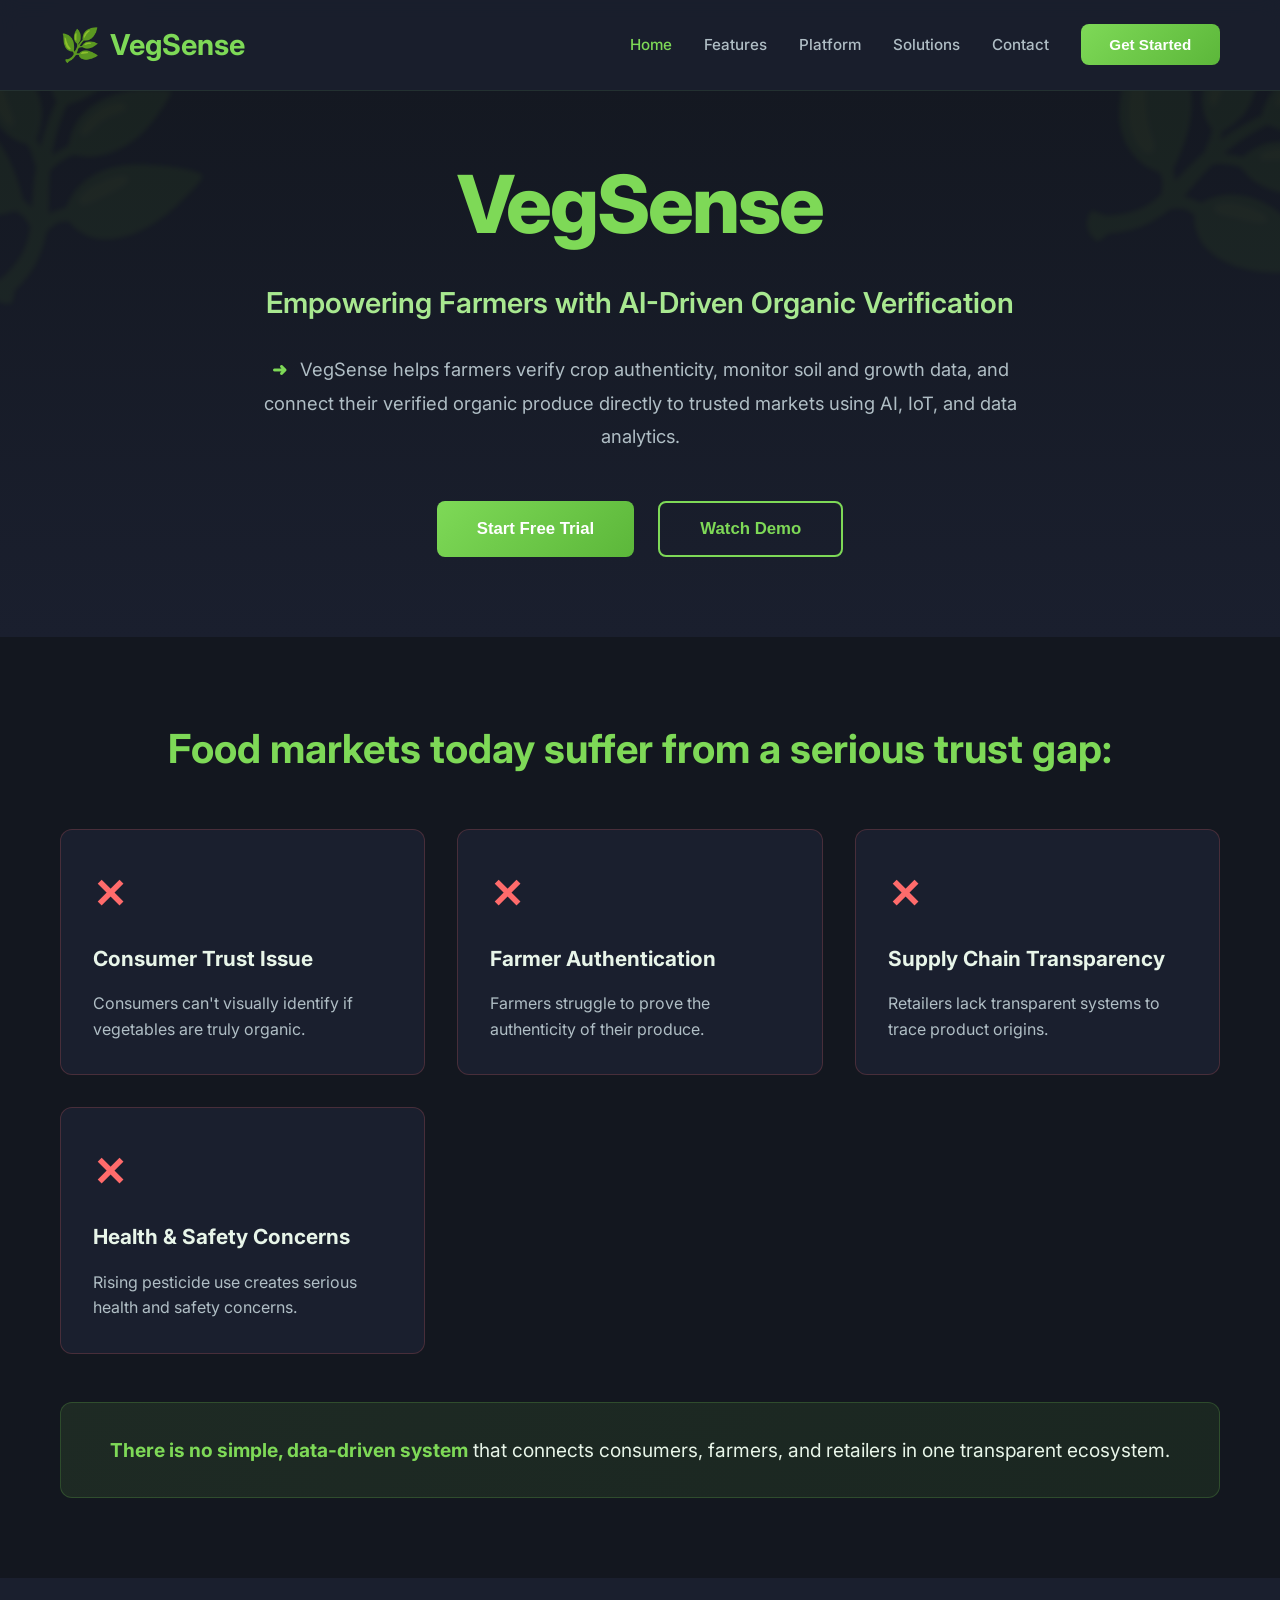
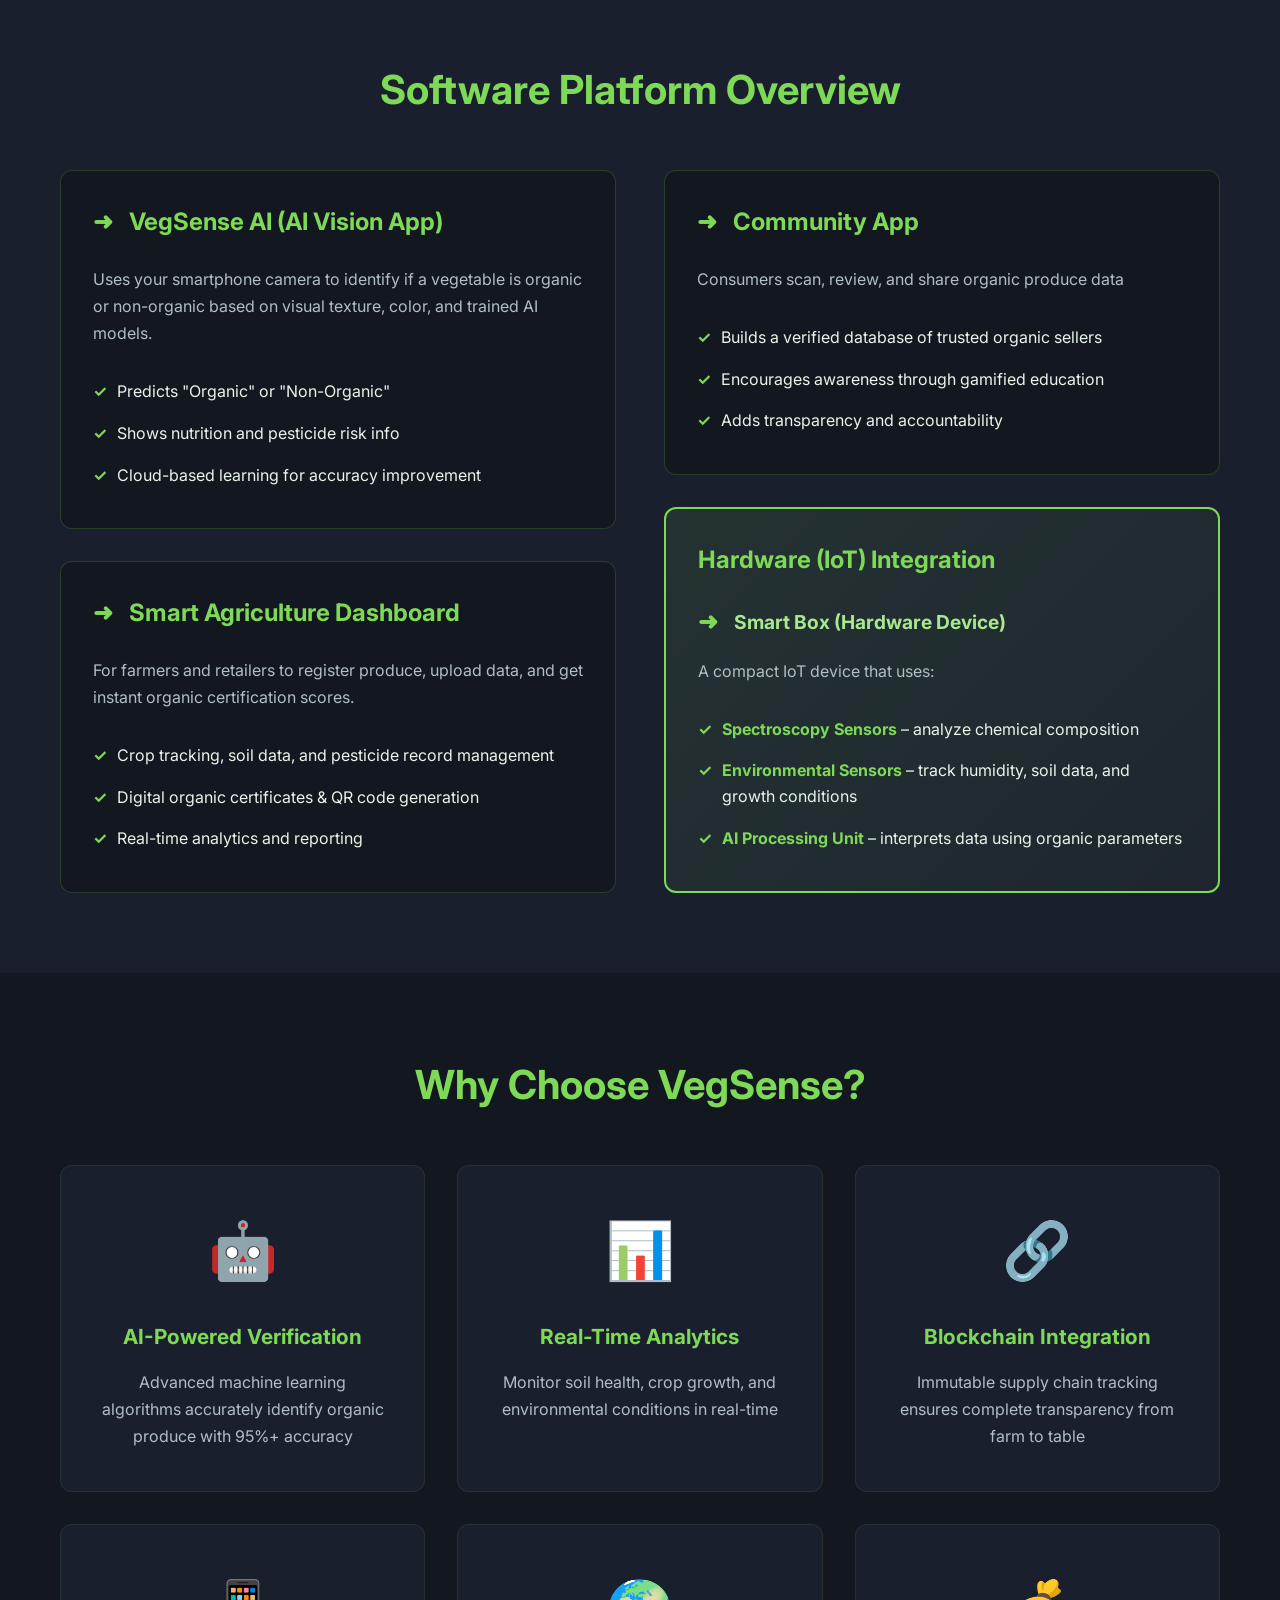
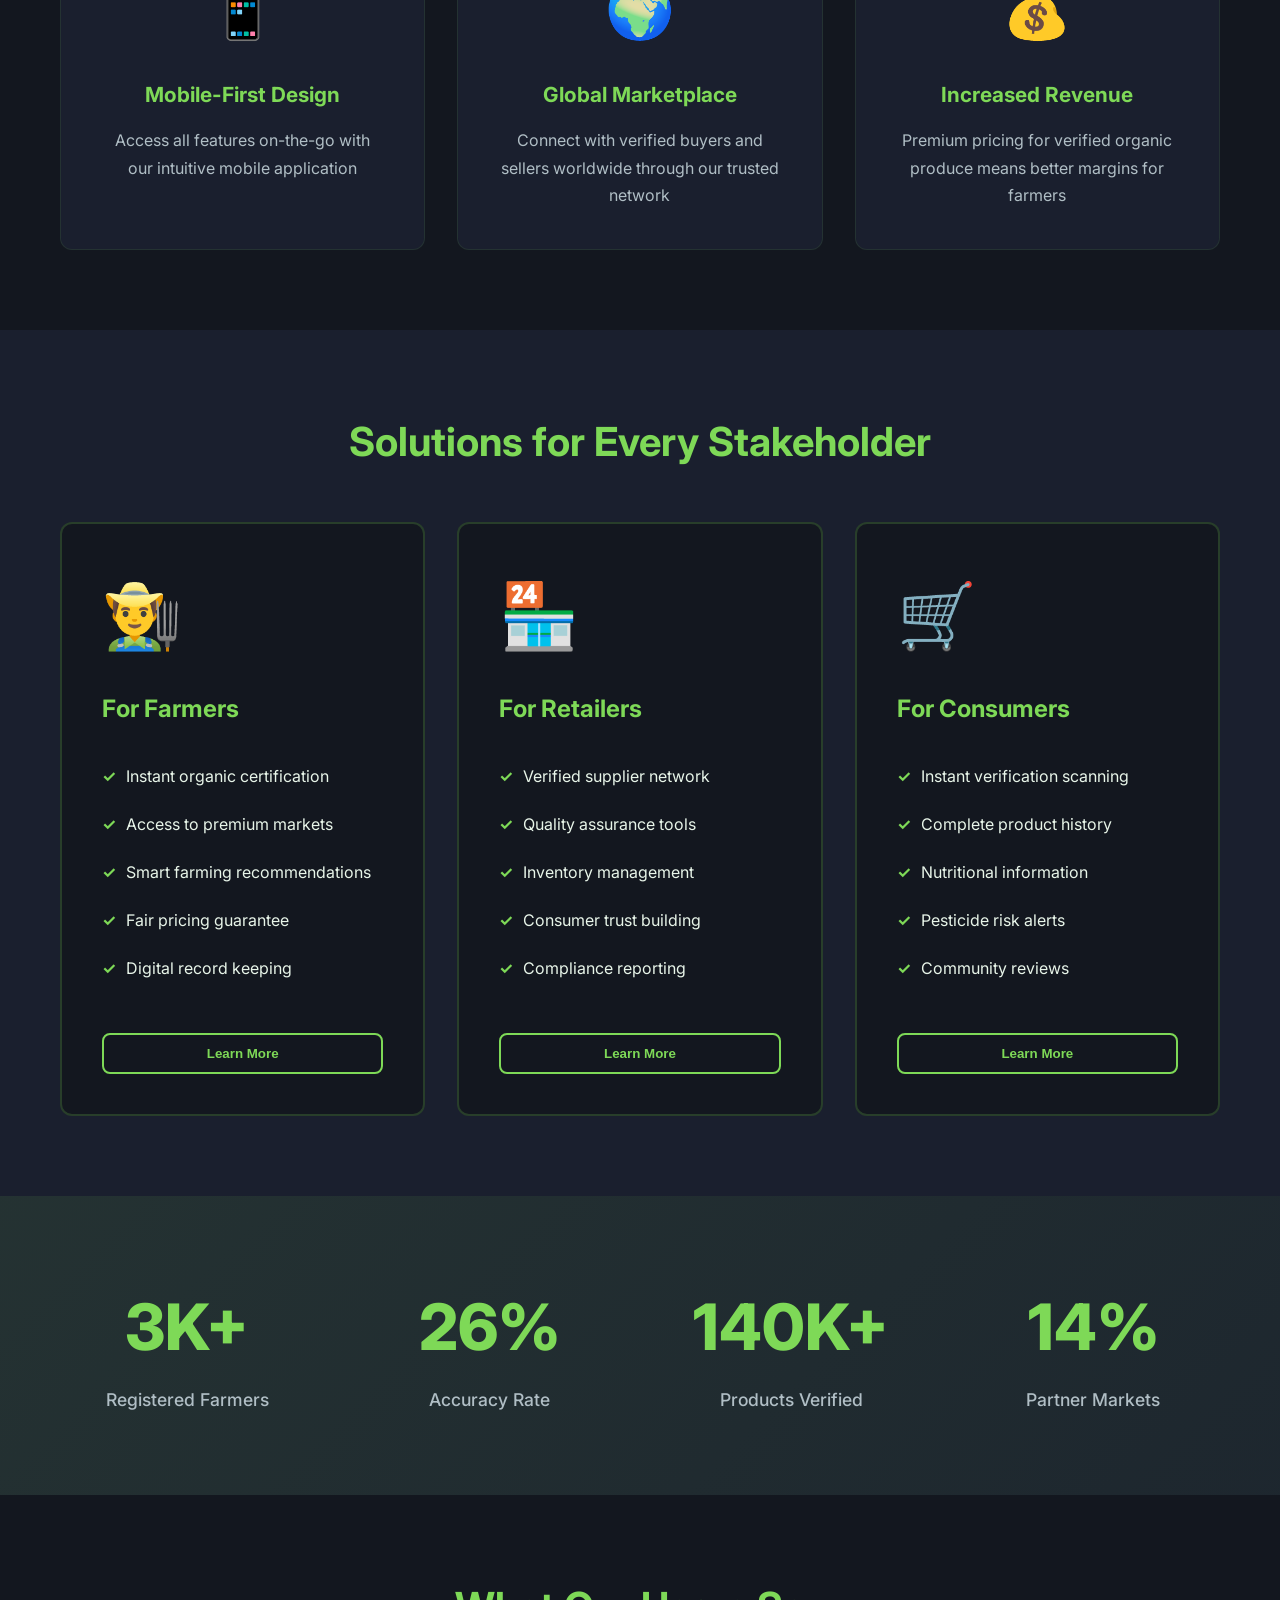
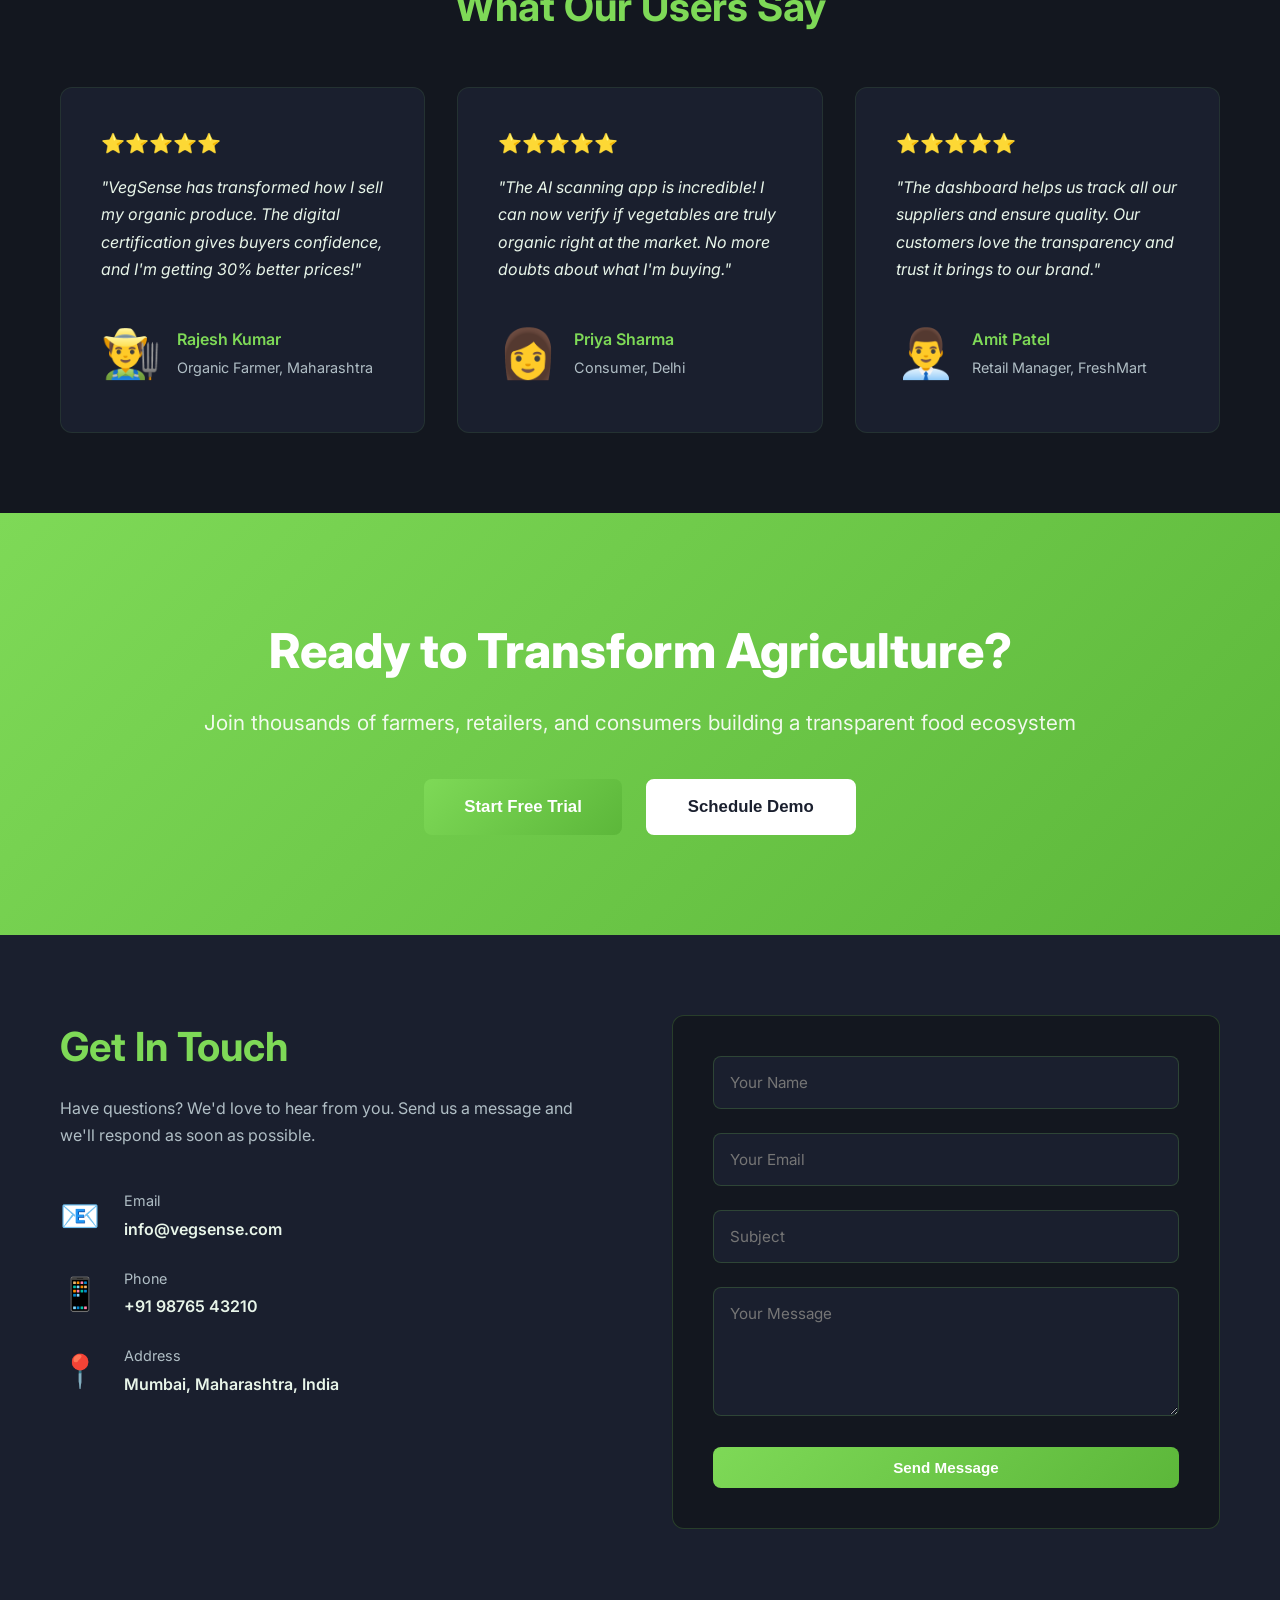
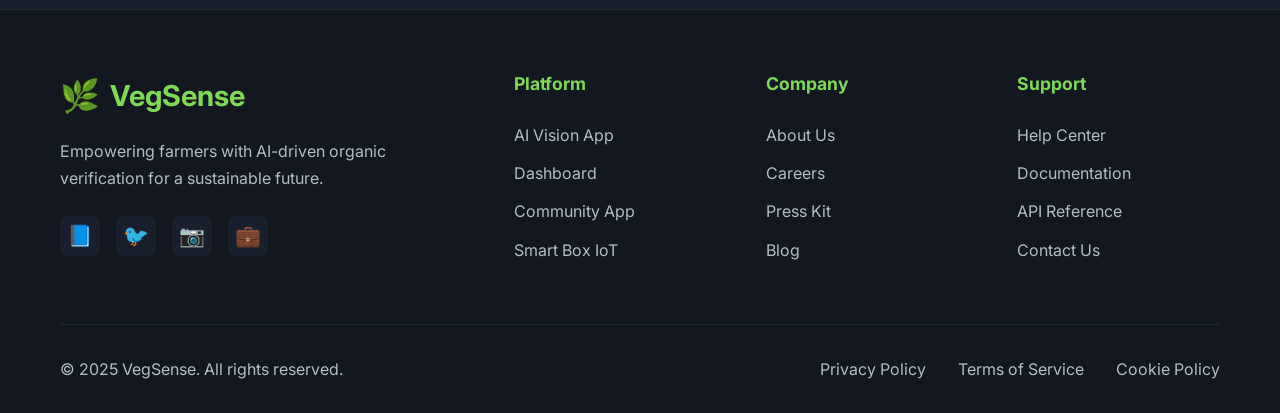
<file: index.html>
<!DOCTYPE html>
<html lang="en">
<head>
    <meta charset="UTF-8">
    <meta name="viewport" content="width=device-width, initial-scale=1.0">
    <title>VegSense - Empowering Farmers with AI-Driven Organic Verification</title>
    <link rel="stylesheet" href="styles.css">
    <link rel="preconnect" href="https://fonts.googleapis.com">
    <link rel="preconnect" href="https://fonts.gstatic.com" crossorigin>
    <link href="https://fonts.googleapis.com/css2?family=Inter:wght@300;400;500;600;700;800&display=swap" rel="stylesheet">
</head>
<body>
    <!-- Navigation -->
    <nav class="navbar">
        <div class="container">
            <div class="nav-wrapper">
                <div class="logo">
                    <span class="logo-icon">🌿</span>
                    <span class="logo-text">VegSense</span>
                </div>
                <div class="nav-links">
                    <a href="#home">Home</a>
                    <a href="#features">Features</a>
                    <a href="#platform">Platform</a>
                    <a href="#solutions">Solutions</a>
                    <a href="#contact">Contact</a>
                    <button class="btn-primary">Get Started</button>
                </div>
                <div class="mobile-menu-toggle">
                    <span></span>
                    <span></span>
                    <span></span>
                </div>
            </div>
        </div>
    </nav>

    <!-- Hero Section -->
    <section id="home" class="hero">
        <div class="hero-bg-elements">
            <div class="leaf-decoration leaf-left">🌿</div>
            <div class="leaf-decoration leaf-right">🌿</div>
        </div>
        <div class="container">
            <div class="hero-content">
                <h1 class="hero-title">VegSense</h1>
                <h2 class="hero-subtitle">Empowering Farmers with AI-Driven Organic Verification</h2>
                <p class="hero-description">
                    <span class="icon">➜</span> VegSense helps farmers verify crop authenticity, monitor soil and growth data, 
                    and connect their verified organic produce directly to trusted markets using AI, IoT, and data analytics.
                </p>
                <div class="hero-buttons">
                    <button class="btn-primary btn-large">Start Free Trial</button>
                    <button class="btn-secondary btn-large">Watch Demo</button>
                </div>
            </div>
        </div>
    </section>

    <!-- Problem Statement -->
    <section class="problem-section">
        <div class="container">
            <h2 class="section-title">Food markets today suffer from a serious trust gap:</h2>
            <div class="problem-grid">
                <div class="problem-card">
                    <div class="problem-icon">✕</div>
                    <h3>Consumer Trust Issue</h3>
                    <p>Consumers can't visually identify if vegetables are truly organic.</p>
                </div>
                <div class="problem-card">
                    <div class="problem-icon">✕</div>
                    <h3>Farmer Authentication</h3>
                    <p>Farmers struggle to prove the authenticity of their produce.</p>
                </div>
                <div class="problem-card">
                    <div class="problem-icon">✕</div>
                    <h3>Supply Chain Transparency</h3>
                    <p>Retailers lack transparent systems to trace product origins.</p>
                </div>
                <div class="problem-card">
                    <div class="problem-icon">✕</div>
                    <h3>Health & Safety Concerns</h3>
                    <p>Rising pesticide use creates serious health and safety concerns.</p>
                </div>
            </div>
            <div class="problem-conclusion">
                <p><strong>There is no simple, data-driven system</strong> that connects consumers, farmers, and retailers in one transparent ecosystem.</p>
            </div>
        </div>
    </section>

    <!-- Platform Overview -->
    <section id="platform" class="platform-section">
        <div class="container">
            <h2 class="section-title">Software Platform Overview</h2>
            <div class="platform-grid">
                <!-- Left Column -->
                <div class="platform-column">
                    <div class="platform-feature">
                        <div class="feature-header">
                            <span class="feature-arrow">➜</span>
                            <h3>VegSense AI (AI Vision App)</h3>
                        </div>
                        <div class="feature-content">
                            <p class="feature-description">Uses your smartphone camera to identify if a vegetable is organic or non-organic based on visual texture, color, and trained AI models.</p>
                            <ul class="feature-list">
                                <li>Predicts "Organic" or "Non-Organic"</li>
                                <li>Shows nutrition and pesticide risk info</li>
                                <li>Cloud-based learning for accuracy improvement</li>
                            </ul>
                        </div>
                    </div>

                    <div class="platform-feature">
                        <div class="feature-header">
                            <span class="feature-arrow">➜</span>
                            <h3>Smart Agriculture Dashboard</h3>
                        </div>
                        <div class="feature-content">
                            <p class="feature-description">For farmers and retailers to register produce, upload data, and get instant organic certification scores.</p>
                            <ul class="feature-list">
                                <li>Crop tracking, soil data, and pesticide record management</li>
                                <li>Digital organic certificates & QR code generation</li>
                                <li>Real-time analytics and reporting</li>
                            </ul>
                        </div>
                    </div>
                </div>

                <!-- Right Column -->
                <div class="platform-column">
                    <div class="platform-feature">
                        <div class="feature-header">
                            <span class="feature-arrow">➜</span>
                            <h3>Community App</h3>
                        </div>
                        <div class="feature-content">
                            <p class="feature-description">Consumers scan, review, and share organic produce data</p>
                            <ul class="feature-list">
                                <li>Builds a verified database of trusted organic sellers</li>
                                <li>Encourages awareness through gamified education</li>
                                <li>Adds transparency and accountability</li>
                            </ul>
                        </div>
                    </div>

                    <div class="platform-feature highlight-feature">
                        <div class="feature-header">
                            <h3 class="iot-title">Hardware (IoT) Integration</h3>
                        </div>
                        <div class="feature-content">
                            <div class="iot-device">
                                <span class="feature-arrow">➜</span>
                                <h4>Smart Box (Hardware Device)</h4>
                            </div>
                            <p class="feature-description">A compact IoT device that uses:</p>
                            <ul class="feature-list">
                                <li><strong>Spectroscopy Sensors</strong> – analyze chemical composition</li>
                                <li><strong>Environmental Sensors</strong> – track humidity, soil data, and growth conditions</li>
                                <li><strong>AI Processing Unit</strong> – interprets data using organic parameters</li>
                            </ul>
                        </div>
                    </div>
                </div>
            </div>
        </div>
    </section>

    <!-- Features Section -->
    <section id="features" class="features-section">
        <div class="container">
            <h2 class="section-title">Why Choose VegSense?</h2>
            <div class="features-grid">
                <div class="feature-card">
                    <div class="feature-icon">🤖</div>
                    <h3>AI-Powered Verification</h3>
                    <p>Advanced machine learning algorithms accurately identify organic produce with 95%+ accuracy</p>
                </div>
                <div class="feature-card">
                    <div class="feature-icon">📊</div>
                    <h3>Real-Time Analytics</h3>
                    <p>Monitor soil health, crop growth, and environmental conditions in real-time</p>
                </div>
                <div class="feature-card">
                    <div class="feature-icon">🔗</div>
                    <h3>Blockchain Integration</h3>
                    <p>Immutable supply chain tracking ensures complete transparency from farm to table</p>
                </div>
                <div class="feature-card">
                    <div class="feature-icon">📱</div>
                    <h3>Mobile-First Design</h3>
                    <p>Access all features on-the-go with our intuitive mobile application</p>
                </div>
                <div class="feature-card">
                    <div class="feature-icon">🌍</div>
                    <h3>Global Marketplace</h3>
                    <p>Connect with verified buyers and sellers worldwide through our trusted network</p>
                </div>
                <div class="feature-card">
                    <div class="feature-icon">💰</div>
                    <h3>Increased Revenue</h3>
                    <p>Premium pricing for verified organic produce means better margins for farmers</p>
                </div>
            </div>
        </div>
    </section>

    <!-- Solutions Section -->
    <section id="solutions" class="solutions-section">
        <div class="container">
            <h2 class="section-title">Solutions for Every Stakeholder</h2>
            <div class="solutions-grid">
                <div class="solution-card">
                    <div class="solution-icon">👨‍🌾</div>
                    <h3>For Farmers</h3>
                    <ul>
                        <li>Instant organic certification</li>
                        <li>Access to premium markets</li>
                        <li>Smart farming recommendations</li>
                        <li>Fair pricing guarantee</li>
                        <li>Digital record keeping</li>
                    </ul>
                    <button class="btn-outline">Learn More</button>
                </div>
                <div class="solution-card">
                    <div class="solution-icon">🏪</div>
                    <h3>For Retailers</h3>
                    <ul>
                        <li>Verified supplier network</li>
                        <li>Quality assurance tools</li>
                        <li>Inventory management</li>
                        <li>Consumer trust building</li>
                        <li>Compliance reporting</li>
                    </ul>
                    <button class="btn-outline">Learn More</button>
                </div>
                <div class="solution-card">
                    <div class="solution-icon">🛒</div>
                    <h3>For Consumers</h3>
                    <ul>
                        <li>Instant verification scanning</li>
                        <li>Complete product history</li>
                        <li>Nutritional information</li>
                        <li>Pesticide risk alerts</li>
                        <li>Community reviews</li>
                    </ul>
                    <button class="btn-outline">Learn More</button>
                </div>
            </div>
        </div>
    </section>

    <!-- Stats Section -->
    <section class="stats-section">
        <div class="container">
            <div class="stats-grid">
                <div class="stat-card">
                    <div class="stat-number">10K+</div>
                    <div class="stat-label">Registered Farmers</div>
                </div>
                <div class="stat-card">
                    <div class="stat-number">95%</div>
                    <div class="stat-label">Accuracy Rate</div>
                </div>
                <div class="stat-card">
                    <div class="stat-number">500K+</div>
                    <div class="stat-label">Products Verified</div>
                </div>
                <div class="stat-card">
                    <div class="stat-number">50+</div>
                    <div class="stat-label">Partner Markets</div>
                </div>
            </div>
        </div>
    </section>

    <!-- Testimonials -->
    <section class="testimonials-section">
        <div class="container">
            <h2 class="section-title">What Our Users Say</h2>
            <div class="testimonials-grid">
                <div class="testimonial-card">
                    <div class="testimonial-stars">⭐⭐⭐⭐⭐</div>
                    <p class="testimonial-text">"VegSense has transformed how I sell my organic produce. The digital certification gives buyers confidence, and I'm getting 30% better prices!"</p>
                    <div class="testimonial-author">
                        <div class="author-avatar">👨‍🌾</div>
                        <div>
                            <div class="author-name">Rajesh Kumar</div>
                            <div class="author-title">Organic Farmer, Maharashtra</div>
                        </div>
                    </div>
                </div>
                <div class="testimonial-card">
                    <div class="testimonial-stars">⭐⭐⭐⭐⭐</div>
                    <p class="testimonial-text">"The AI scanning app is incredible! I can now verify if vegetables are truly organic right at the market. No more doubts about what I'm buying."</p>
                    <div class="testimonial-author">
                        <div class="author-avatar">👩</div>
                        <div>
                            <div class="author-name">Priya Sharma</div>
                            <div class="author-title">Consumer, Delhi</div>
                        </div>
                    </div>
                </div>
                <div class="testimonial-card">
                    <div class="testimonial-stars">⭐⭐⭐⭐⭐</div>
                    <p class="testimonial-text">"The dashboard helps us track all our suppliers and ensure quality. Our customers love the transparency and trust it brings to our brand."</p>
                    <div class="testimonial-author">
                        <div class="author-avatar">👨‍💼</div>
                        <div>
                            <div class="author-name">Amit Patel</div>
                            <div class="author-title">Retail Manager, FreshMart</div>
                        </div>
                    </div>
                </div>
            </div>
        </div>
    </section>

    <!-- CTA Section -->
    <section class="cta-section">
        <div class="container">
            <div class="cta-content">
                <h2>Ready to Transform Agriculture?</h2>
                <p>Join thousands of farmers, retailers, and consumers building a transparent food ecosystem</p>
                <div class="cta-buttons">
                    <button class="btn-primary btn-large">Start Free Trial</button>
                    <button class="btn-secondary-white btn-large">Schedule Demo</button>
                </div>
            </div>
        </div>
    </section>

    <!-- Contact Section -->
    <section id="contact" class="contact-section">
        <div class="container">
            <div class="contact-grid">
                <div class="contact-info">
                    <h2>Get In Touch</h2>
                    <p>Have questions? We'd love to hear from you. Send us a message and we'll respond as soon as possible.</p>
                    <div class="contact-details">
                        <div class="contact-item">
                            <div class="contact-icon">📧</div>
                            <div>
                                <div class="contact-label">Email</div>
                                <div class="contact-value">info@vegsense.com</div>
                            </div>
                        </div>
                        <div class="contact-item">
                            <div class="contact-icon">📱</div>
                            <div>
                                <div class="contact-label">Phone</div>
                                <div class="contact-value">+91 98765 43210</div>
                            </div>
                        </div>
                        <div class="contact-item">
                            <div class="contact-icon">📍</div>
                            <div>
                                <div class="contact-label">Address</div>
                                <div class="contact-value">Mumbai, Maharashtra, India</div>
                            </div>
                        </div>
                    </div>
                </div>
                <div class="contact-form">
                    <form>
                        <div class="form-group">
                            <input type="text" placeholder="Your Name" required>
                        </div>
                        <div class="form-group">
                            <input type="email" placeholder="Your Email" required>
                        </div>
                        <div class="form-group">
                            <input type="text" placeholder="Subject">
                        </div>
                        <div class="form-group">
                            <textarea placeholder="Your Message" rows="5" required></textarea>
                        </div>
                        <button type="submit" class="btn-primary btn-full">Send Message</button>
                    </form>
                </div>
            </div>
        </div>
    </section>

    <!-- Footer -->
    <footer class="footer">
        <div class="container">
            <div class="footer-grid">
                <div class="footer-column">
                    <div class="footer-logo">
                        <span class="logo-icon">🌿</span>
                        <span class="logo-text">VegSense</span>
                    </div>
                    <p>Empowering farmers with AI-driven organic verification for a sustainable future.</p>
                    <div class="social-links">
                        <a href="#" class="social-link">📘</a>
                        <a href="#" class="social-link">🐦</a>
                        <a href="#" class="social-link">📷</a>
                        <a href="#" class="social-link">💼</a>
                    </div>
                </div>
                <div class="footer-column">
                    <h4>Platform</h4>
                    <ul>
                        <li><a href="#">AI Vision App</a></li>
                        <li><a href="#">Dashboard</a></li>
                        <li><a href="#">Community App</a></li>
                        <li><a href="#">Smart Box IoT</a></li>
                    </ul>
                </div>
                <div class="footer-column">
                    <h4>Company</h4>
                    <ul>
                        <li><a href="#">About Us</a></li>
                        <li><a href="#">Careers</a></li>
                        <li><a href="#">Press Kit</a></li>
                        <li><a href="#">Blog</a></li>
                    </ul>
                </div>
                <div class="footer-column">
                    <h4>Support</h4>
                    <ul>
                        <li><a href="#">Help Center</a></li>
                        <li><a href="#">Documentation</a></li>
                        <li><a href="#">API Reference</a></li>
                        <li><a href="#">Contact Us</a></li>
                    </ul>
                </div>
            </div>
            <div class="footer-bottom">
                <p>&copy; 2025 VegSense. All rights reserved.</p>
                <div class="footer-links">
                    <a href="#">Privacy Policy</a>
                    <a href="#">Terms of Service</a>
                    <a href="#">Cookie Policy</a>
                </div>
            </div>
        </div>
    </footer>

    <script src="script.js"></script>
</body>
</html>
</file>
<file: styles.css>
/* Reset and Base Styles */
* {
    margin: 0;
    padding: 0;
    box-sizing: border-box;
}

:root {
    --primary-green: #7ED957;
    --dark-green: #5CB73A;
    --light-green: #A8E890;
    --dark-bg: #1a1f2e;
    --darker-bg: #13171f;
    --text-light: #e8f5e9;
    --text-gray: #b0bec5;
    --red-accent: #ff6b6b;
    --white: #ffffff;
    --gradient-green: linear-gradient(135deg, #7ED957 0%, #5CB73A 100%);
}

body {
    font-family: 'Inter', -apple-system, BlinkMacSystemFont, 'Segoe UI', sans-serif;
    background-color: var(--dark-bg);
    color: var(--text-light);
    line-height: 1.6;
    overflow-x: hidden;
}

.container {
    max-width: 1200px;
    margin: 0 auto;
    padding: 0 20px;
}

/* Navigation */
.navbar {
    background-color: rgba(26, 31, 46, 0.95);
    backdrop-filter: blur(10px);
    position: fixed;
    width: 100%;
    top: 0;
    z-index: 1000;
    border-bottom: 1px solid rgba(126, 217, 87, 0.1);
}

.nav-wrapper {
    display: flex;
    justify-content: space-between;
    align-items: center;
    padding: 1.2rem 0;
}

.logo {
    display: flex;
    align-items: center;
    gap: 10px;
    font-size: 1.8rem;
    font-weight: 700;
    color: var(--primary-green);
}

.logo-icon {
    font-size: 2rem;
}

.nav-links {
    display: flex;
    align-items: center;
    gap: 2rem;
}

.nav-links a {
    color: var(--text-gray);
    text-decoration: none;
    font-weight: 500;
    transition: color 0.3s ease;
    font-size: 0.95rem;
}

.nav-links a:hover {
    color: var(--primary-green);
}

.mobile-menu-toggle {
    display: none;
    flex-direction: column;
    gap: 5px;
    cursor: pointer;
}

.mobile-menu-toggle span {
    width: 25px;
    height: 3px;
    background: var(--primary-green);
    border-radius: 2px;
    transition: all 0.3s ease;
}

/* Buttons */
.btn-primary {
    background: var(--gradient-green);
    color: var(--white);
    border: none;
    padding: 0.75rem 1.8rem;
    border-radius: 8px;
    font-weight: 600;
    cursor: pointer;
    transition: all 0.3s ease;
    font-size: 0.95rem;
}

.btn-primary:hover {
    transform: translateY(-2px);
    box-shadow: 0 10px 25px rgba(126, 217, 87, 0.3);
}

.btn-secondary {
    background: transparent;
    color: var(--primary-green);
    border: 2px solid var(--primary-green);
    padding: 0.75rem 1.8rem;
    border-radius: 8px;
    font-weight: 600;
    cursor: pointer;
    transition: all 0.3s ease;
    font-size: 0.95rem;
}

.btn-secondary:hover {
    background: var(--primary-green);
    color: var(--dark-bg);
}

.btn-secondary-white {
    background: var(--white);
    color: var(--dark-bg);
    border: 2px solid var(--white);
    padding: 0.75rem 1.8rem;
    border-radius: 8px;
    font-weight: 600;
    cursor: pointer;
    transition: all 0.3s ease;
    font-size: 0.95rem;
}

.btn-secondary-white:hover {
    background: transparent;
    color: var(--white);
}

.btn-large {
    padding: 1rem 2.5rem;
    font-size: 1.05rem;
}

.btn-outline {
    background: transparent;
    color: var(--primary-green);
    border: 2px solid var(--primary-green);
    padding: 0.7rem 1.5rem;
    border-radius: 8px;
    font-weight: 600;
    cursor: pointer;
    transition: all 0.3s ease;
    width: 100%;
    margin-top: 1rem;
}

.btn-outline:hover {
    background: var(--primary-green);
    color: var(--dark-bg);
}

.btn-full {
    width: 100%;
}

/* Hero Section */
.hero {
    padding: 140px 0 80px;
    position: relative;
    background: linear-gradient(180deg, var(--darker-bg) 0%, var(--dark-bg) 100%);
}

.hero-bg-elements {
    position: absolute;
    width: 100%;
    height: 100%;
    top: 0;
    left: 0;
    overflow: hidden;
    pointer-events: none;
}

.leaf-decoration {
    position: absolute;
    font-size: 15rem;
    opacity: 0.08;
    filter: blur(2px);
}

.leaf-left {
    top: -50px;
    left: -100px;
    transform: rotate(-20deg);
}

.leaf-right {
    top: -50px;
    right: -100px;
    transform: rotate(20deg);
}

.hero-content {
    text-align: center;
    max-width: 900px;
    margin: 0 auto;
    position: relative;
    z-index: 1;
}

.hero-title {
    font-size: 5rem;
    font-weight: 800;
    color: var(--primary-green);
    margin-bottom: 1rem;
    letter-spacing: -2px;
}

.hero-subtitle {
    font-size: 1.8rem;
    color: var(--light-green);
    margin-bottom: 2rem;
    font-weight: 600;
    line-height: 1.3;
}

.hero-description {
    font-size: 1.15rem;
    color: var(--text-gray);
    margin-bottom: 3rem;
    line-height: 1.8;
    max-width: 800px;
    margin-left: auto;
    margin-right: auto;
}

.hero-description .icon {
    color: var(--primary-green);
    font-weight: bold;
    margin-right: 8px;
}

.hero-buttons {
    display: flex;
    gap: 1.5rem;
    justify-content: center;
    flex-wrap: wrap;
}

/* Section Styles */
.section-title {
    font-size: 2.5rem;
    text-align: center;
    margin-bottom: 3rem;
    color: var(--primary-green);
    font-weight: 700;
}

/* Problem Section */
.problem-section {
    padding: 80px 0;
    background: var(--darker-bg);
}

.problem-grid {
    display: grid;
    grid-template-columns: repeat(auto-fit, minmax(280px, 1fr));
    gap: 2rem;
    margin-bottom: 3rem;
}

.problem-card {
    background: var(--dark-bg);
    padding: 2rem;
    border-radius: 12px;
    border: 1px solid rgba(255, 107, 107, 0.2);
    transition: all 0.3s ease;
}

.problem-card:hover {
    transform: translateY(-5px);
    border-color: var(--red-accent);
    box-shadow: 0 10px 30px rgba(255, 107, 107, 0.2);
}

.problem-icon {
    font-size: 2.5rem;
    color: var(--red-accent);
    margin-bottom: 1rem;
    font-weight: bold;
}

.problem-card h3 {
    color: var(--text-light);
    margin-bottom: 1rem;
    font-size: 1.3rem;
}

.problem-card p {
    color: var(--text-gray);
    line-height: 1.6;
}

.problem-conclusion {
    text-align: center;
    padding: 2rem;
    background: linear-gradient(135deg, rgba(126, 217, 87, 0.1) 0%, rgba(92, 183, 58, 0.1) 100%);
    border-radius: 12px;
    border: 1px solid rgba(126, 217, 87, 0.2);
}

.problem-conclusion p {
    font-size: 1.2rem;
    color: var(--text-light);
}

.problem-conclusion strong {
    color: var(--primary-green);
}

/* Platform Section */
.platform-section {
    padding: 80px 0;
    background: var(--dark-bg);
}

.platform-grid {
    display: grid;
    grid-template-columns: repeat(auto-fit, minmax(500px, 1fr));
    gap: 3rem;
}

.platform-column {
    display: flex;
    flex-direction: column;
    gap: 2rem;
}

.platform-feature {
    background: var(--darker-bg);
    padding: 2rem;
    border-radius: 12px;
    border: 1px solid rgba(126, 217, 87, 0.2);
    transition: all 0.3s ease;
}

.platform-feature:hover {
    border-color: var(--primary-green);
    box-shadow: 0 10px 30px rgba(126, 217, 87, 0.15);
}

.feature-header {
    display: flex;
    align-items: center;
    gap: 1rem;
    margin-bottom: 1.5rem;
}

.feature-arrow {
    color: var(--primary-green);
    font-size: 1.5rem;
    font-weight: bold;
}

.feature-header h3 {
    color: var(--primary-green);
    font-size: 1.5rem;
    font-weight: 700;
}

.feature-description {
    color: var(--text-gray);
    margin-bottom: 1.5rem;
    line-height: 1.7;
}

.feature-list {
    list-style: none;
    padding-left: 0;
}

.feature-list li {
    color: var(--text-light);
    padding: 0.5rem 0;
    padding-left: 1.5rem;
    position: relative;
    line-height: 1.6;
}

.feature-list li::before {
    content: "✓";
    position: absolute;
    left: 0;
    color: var(--primary-green);
    font-weight: bold;
}

.feature-list li strong {
    color: var(--primary-green);
}

.highlight-feature {
    background: linear-gradient(135deg, rgba(126, 217, 87, 0.1) 0%, rgba(92, 183, 58, 0.05) 100%);
    border: 2px solid var(--primary-green);
}

.iot-title {
    color: var(--primary-green);
    font-size: 1.8rem;
}

.iot-device {
    display: flex;
    align-items: center;
    gap: 1rem;
    margin-bottom: 1rem;
}

.iot-device h4 {
    color: var(--light-green);
    font-size: 1.2rem;
}

/* Features Section */
.features-section {
    padding: 80px 0;
    background: var(--darker-bg);
}

.features-grid {
    display: grid;
    grid-template-columns: repeat(auto-fit, minmax(320px, 1fr));
    gap: 2rem;
}

.feature-card {
    background: var(--dark-bg);
    padding: 2.5rem;
    border-radius: 12px;
    text-align: center;
    border: 1px solid rgba(126, 217, 87, 0.1);
    transition: all 0.3s ease;
}

.feature-card:hover {
    transform: translateY(-10px);
    border-color: var(--primary-green);
    box-shadow: 0 15px 40px rgba(126, 217, 87, 0.2);
}

.feature-icon {
    font-size: 3.5rem;
    margin-bottom: 1.5rem;
}

.feature-card h3 {
    color: var(--primary-green);
    margin-bottom: 1rem;
    font-size: 1.3rem;
}

.feature-card p {
    color: var(--text-gray);
    line-height: 1.7;
}

/* Solutions Section */
.solutions-section {
    padding: 80px 0;
    background: var(--dark-bg);
}

.solutions-grid {
    display: grid;
    grid-template-columns: repeat(auto-fit, minmax(320px, 1fr));
    gap: 2rem;
}

.solution-card {
    background: var(--darker-bg);
    padding: 2.5rem;
    border-radius: 12px;
    border: 2px solid rgba(126, 217, 87, 0.2);
    transition: all 0.3s ease;
}

.solution-card:hover {
    border-color: var(--primary-green);
    transform: translateY(-5px);
    box-shadow: 0 15px 40px rgba(126, 217, 87, 0.2);
}

.solution-icon {
    font-size: 4rem;
    margin-bottom: 1.5rem;
}

.solution-card h3 {
    color: var(--primary-green);
    font-size: 1.5rem;
    margin-bottom: 1.5rem;
}

.solution-card ul {
    list-style: none;
    padding: 0;
    margin-bottom: 1.5rem;
}

.solution-card ul li {
    color: var(--text-light);
    padding: 0.7rem 0;
    padding-left: 1.5rem;
    position: relative;
}

.solution-card ul li::before {
    content: "✓";
    position: absolute;
    left: 0;
    color: var(--primary-green);
    font-weight: bold;
}

/* Stats Section */
.stats-section {
    padding: 80px 0;
    background: linear-gradient(135deg, rgba(126, 217, 87, 0.1) 0%, rgba(92, 183, 58, 0.05) 100%);
}

.stats-grid {
    display: grid;
    grid-template-columns: repeat(auto-fit, minmax(200px, 1fr));
    gap: 3rem;
}

.stat-card {
    text-align: center;
}

.stat-number {
    font-size: 4rem;
    font-weight: 800;
    color: var(--primary-green);
    margin-bottom: 0.5rem;
}

.stat-label {
    font-size: 1.1rem;
    color: var(--text-gray);
    font-weight: 500;
}

/* Testimonials Section */
.testimonials-section {
    padding: 80px 0;
    background: var(--darker-bg);
}

.testimonials-grid {
    display: grid;
    grid-template-columns: repeat(auto-fit, minmax(320px, 1fr));
    gap: 2rem;
}

.testimonial-card {
    background: var(--dark-bg);
    padding: 2.5rem;
    border-radius: 12px;
    border: 1px solid rgba(126, 217, 87, 0.1);
}

.testimonial-stars {
    color: #ffd700;
    font-size: 1.2rem;
    margin-bottom: 1rem;
}

.testimonial-text {
    color: var(--text-light);
    font-style: italic;
    margin-bottom: 2rem;
    line-height: 1.7;
}

.testimonial-author {
    display: flex;
    align-items: center;
    gap: 1rem;
}

.author-avatar {
    font-size: 3rem;
}

.author-name {
    color: var(--primary-green);
    font-weight: 600;
    margin-bottom: 0.2rem;
}

.author-title {
    color: var(--text-gray);
    font-size: 0.9rem;
}

/* CTA Section */
.cta-section {
    padding: 100px 0;
    background: var(--gradient-green);
    text-align: center;
}

.cta-content h2 {
    font-size: 3rem;
    color: var(--white);
    margin-bottom: 1rem;
    font-weight: 800;
}

.cta-content p {
    font-size: 1.3rem;
    color: rgba(255, 255, 255, 0.9);
    margin-bottom: 2.5rem;
}

.cta-buttons {
    display: flex;
    gap: 1.5rem;
    justify-content: center;
    flex-wrap: wrap;
}

/* Contact Section */
.contact-section {
    padding: 80px 0;
    background: var(--dark-bg);
}

.contact-grid {
    display: grid;
    grid-template-columns: repeat(auto-fit, minmax(400px, 1fr));
    gap: 4rem;
}

.contact-info h2 {
    color: var(--primary-green);
    font-size: 2.5rem;
    margin-bottom: 1rem;
}

.contact-info > p {
    color: var(--text-gray);
    margin-bottom: 2.5rem;
    line-height: 1.7;
}

.contact-details {
    display: flex;
    flex-direction: column;
    gap: 1.5rem;
}

.contact-item {
    display: flex;
    align-items: center;
    gap: 1.5rem;
}

.contact-icon {
    font-size: 2rem;
}

.contact-label {
    color: var(--text-gray);
    font-size: 0.9rem;
    margin-bottom: 0.3rem;
}

.contact-value {
    color: var(--text-light);
    font-weight: 600;
}

.contact-form {
    background: var(--darker-bg);
    padding: 2.5rem;
    border-radius: 12px;
    border: 1px solid rgba(126, 217, 87, 0.2);
}

.form-group {
    margin-bottom: 1.5rem;
}

.form-group input,
.form-group textarea {
    width: 100%;
    padding: 1rem;
    background: var(--dark-bg);
    border: 1px solid rgba(126, 217, 87, 0.2);
    border-radius: 8px;
    color: var(--text-light);
    font-family: 'Inter', sans-serif;
    font-size: 0.95rem;
    transition: all 0.3s ease;
}

.form-group input:focus,
.form-group textarea:focus {
    outline: none;
    border-color: var(--primary-green);
    box-shadow: 0 0 0 3px rgba(126, 217, 87, 0.1);
}

.form-group textarea {
    resize: vertical;
}

/* Footer */
.footer {
    background: var(--darker-bg);
    padding: 60px 0 30px;
    border-top: 1px solid rgba(126, 217, 87, 0.1);
}

.footer-grid {
    display: grid;
    grid-template-columns: 2fr 1fr 1fr 1fr;
    gap: 3rem;
    margin-bottom: 3rem;
}

.footer-logo {
    display: flex;
    align-items: center;
    gap: 10px;
    font-size: 1.8rem;
    font-weight: 700;
    color: var(--primary-green);
    margin-bottom: 1rem;
}

.footer-column p {
    color: var(--text-gray);
    line-height: 1.7;
    margin-bottom: 1.5rem;
}

.social-links {
    display: flex;
    gap: 1rem;
}

.social-link {
    width: 40px;
    height: 40px;
    display: flex;
    align-items: center;
    justify-content: center;
    background: var(--dark-bg);
    border-radius: 8px;
    text-decoration: none;
    font-size: 1.3rem;
    transition: all 0.3s ease;
}

.social-link:hover {
    background: var(--primary-green);
    transform: translateY(-3px);
}

.footer-column h4 {
    color: var(--primary-green);
    margin-bottom: 1.5rem;
    font-size: 1.1rem;
}

.footer-column ul {
    list-style: none;
}

.footer-column ul li {
    margin-bottom: 0.8rem;
}

.footer-column ul li a {
    color: var(--text-gray);
    text-decoration: none;
    transition: color 0.3s ease;
}

.footer-column ul li a:hover {
    color: var(--primary-green);
}

.footer-bottom {
    padding-top: 2rem;
    border-top: 1px solid rgba(126, 217, 87, 0.1);
    display: flex;
    justify-content: space-between;
    align-items: center;
    flex-wrap: wrap;
    gap: 1rem;
}

.footer-bottom p {
    color: var(--text-gray);
}

.footer-links {
    display: flex;
    gap: 2rem;
}

.footer-links a {
    color: var(--text-gray);
    text-decoration: none;
    transition: color 0.3s ease;
}

.footer-links a:hover {
    color: var(--primary-green);
}

/* Responsive Design */
@media (max-width: 1024px) {
    .platform-grid {
        grid-template-columns: 1fr;
    }
    
    .footer-grid {
        grid-template-columns: repeat(2, 1fr);
    }
}

@media (max-width: 768px) {
    .mobile-menu-toggle {
        display: flex;
    }
    
    .nav-links {
        display: none;
    }
    
    .hero-title {
        font-size: 3.5rem;
    }
    
    .hero-subtitle {
        font-size: 1.4rem;
    }
    
    .section-title {
        font-size: 2rem;
    }
    
    .platform-grid {
        grid-template-columns: 1fr;
    }
    
    .contact-grid {
        grid-template-columns: 1fr;
    }
    
    .footer-grid {
        grid-template-columns: 1fr;
    }
    
    .cta-content h2 {
        font-size: 2rem;
    }
    
    .cta-content p {
        font-size: 1.1rem;
    }
}

@media (max-width: 480px) {
    .hero-title {
        font-size: 2.5rem;
    }
    
    .hero-subtitle {
        font-size: 1.2rem;
    }
    
    .hero-buttons {
        flex-direction: column;
        width: 100%;
    }
    
    .hero-buttons button {
        width: 100%;
    }
    
    .stat-number {
        font-size: 3rem;
    }
}

/* Smooth Scrolling */
html {
    scroll-behavior: smooth;
}

/* Animations */
@keyframes fadeInUp {
    from {
        opacity: 0;
        transform: translateY(30px);
    }
    to {
        opacity: 1;
        transform: translateY(0);
    }
}

.hero-content,
.problem-card,
.platform-feature,
.feature-card,
.solution-card,
.testimonial-card {
    animation: fadeInUp 0.6s ease-out;
}
</file>
